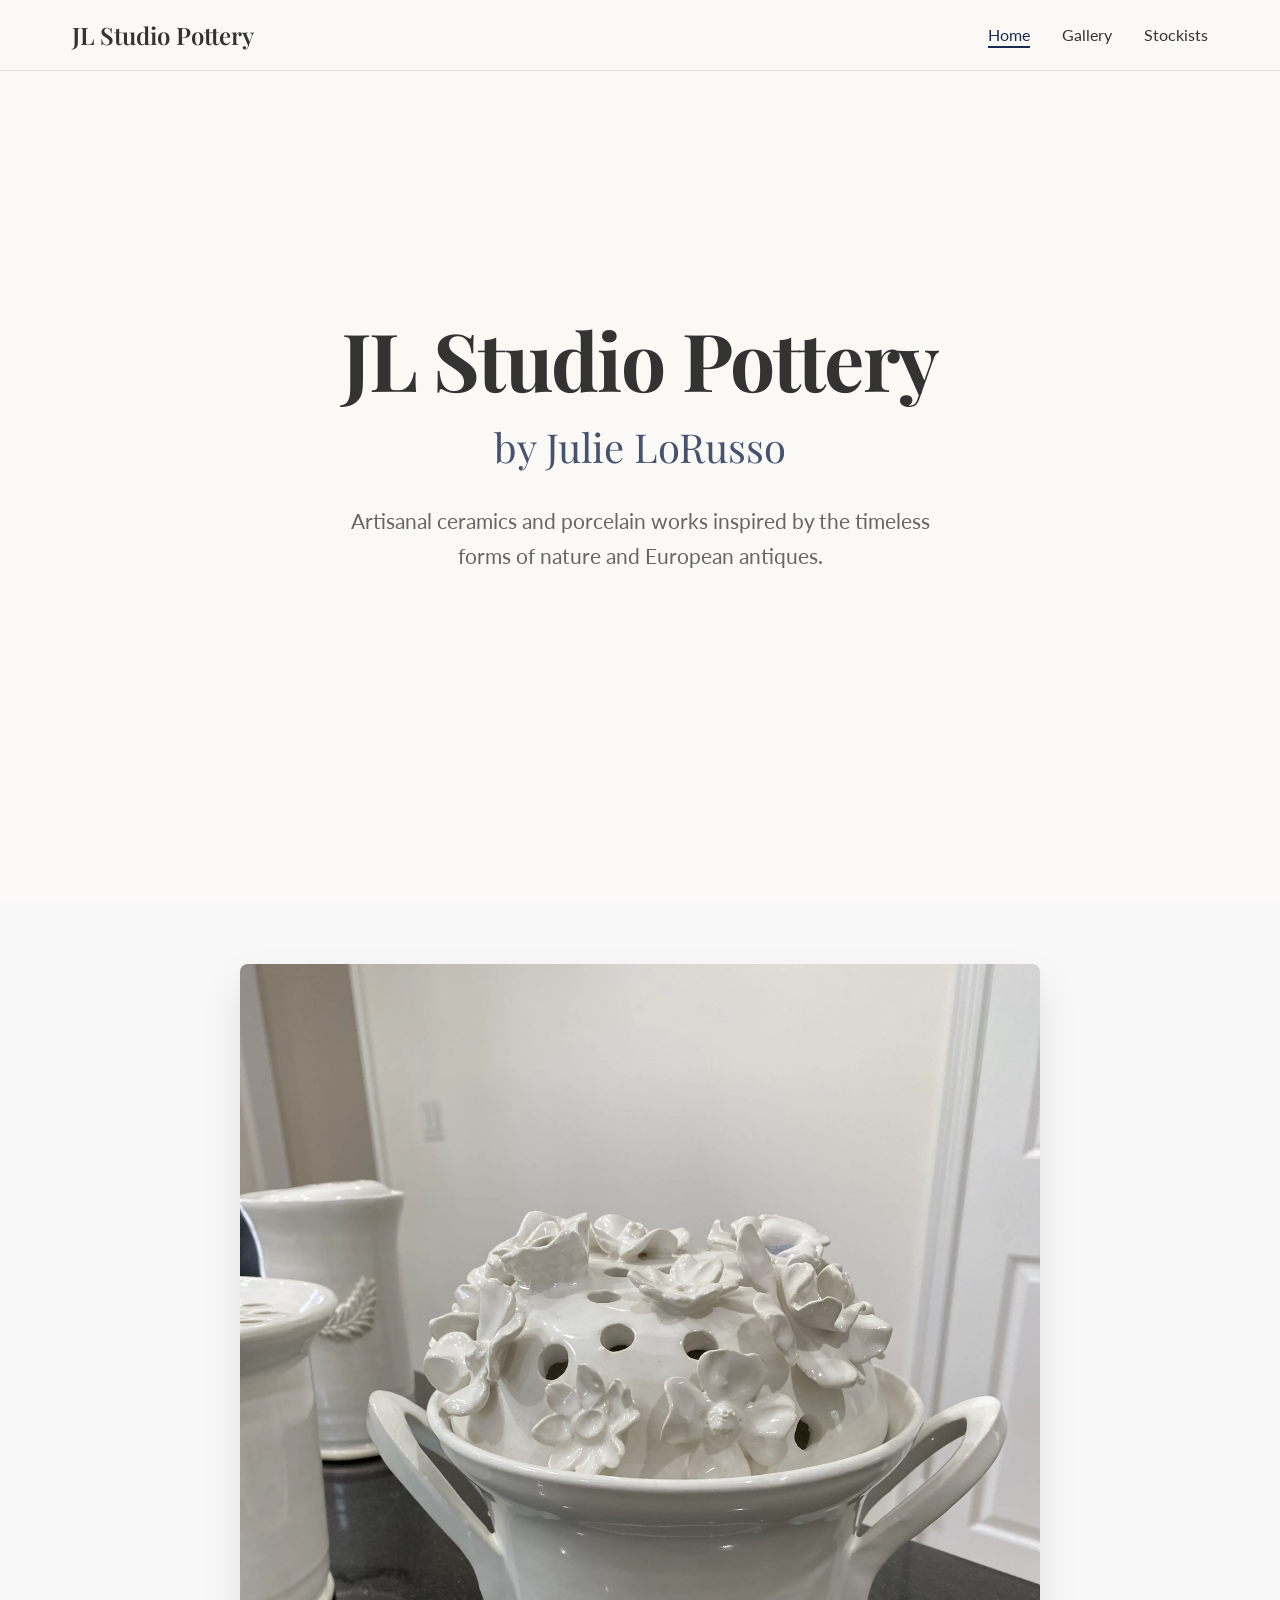
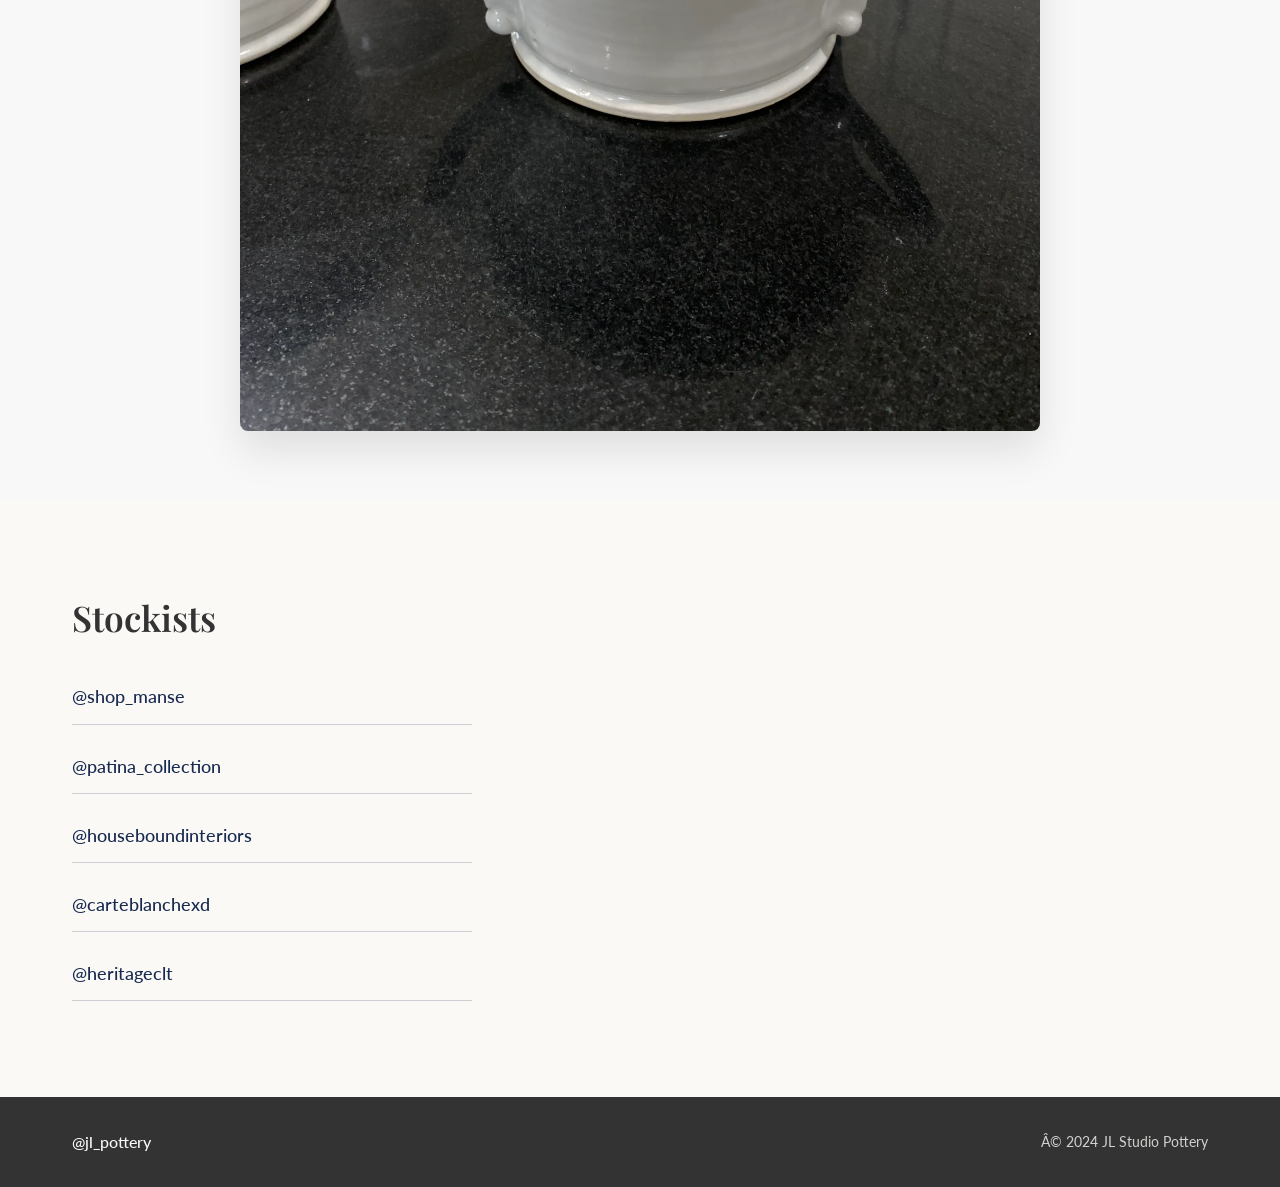
<file: index.html>
<!DOCTYPE html>
<html lang="en">
<head>
    <meta charset=\"UTF-8\">
    <meta name=\"viewport\" content=\"width=device-width, initial-scale=1.0\">
    <meta name=\"description\" content=\"JL Studio Pottery by Julie LoRusso creates artisanal ceramics and porcelain works inspired by nature and European antiques. Discover unique, handcrafted pottery pieces.\">
    <!-- Open Graph / Facebook -->
    <meta property=\"og:type\" content=\"website\">
    <meta property=\"og:url\" content=\"https://jlstudiopottery.com/\">
    <meta property=\"og:title\" content=\"JL Studio Pottery - Artisanal Ceramics by Julie LoRusso\">
    <meta property=\"og:description\" content=\"JL Studio Pottery by Julie LoRusso creates artisanal ceramics and porcelain works inspired by nature and European antiques. Discover unique, handcrafted pottery pieces.\">
    <meta property=\"og:image\" content=\"https://jlstudiopottery.com/assets/Logo.webp\">
    <!-- Twitter -->
    <meta property=\"twitter:card\" content=\"summary_large_image\">
    <meta property=\"twitter:url\" content=\"https://jlstudiopottery.com/\">
    <meta property=\"twitter:title\" content=\"JL Studio Pottery - Artisanal Ceramics by Julie LoRusso\">
    <meta property=\"twitter:description\" content=\"JL Studio Pottery by Julie LoRusso creates artisanal ceramics and porcelain works inspired by nature and European antiques. Discover unique, handcrafted pottery pieces.\">
    <meta property=\"twitter:image\" content=\"https://jlstudiopottery.com/assets/Logo.webp\">
    <title>JL Studio Pottery - Artisanal Ceramics by Julie LoRusso</title>
    
    <!-- Google Fonts -->
    <link rel="preconnect" href="https://fonts.googleapis.com">
    <link rel="preconnect" href="https://fonts.gstatic.com" crossorigin>
    <link href="https://fonts.googleapis.com/css2?family=Playfair+Display:wght@400;600;700&family=Lato:wght@300;400;700&display=swap" rel="stylesheet">
    
    <!-- Stylesheet -->
    <link rel="stylesheet" href="style.css">
</head>
<body>
    <!-- Global Navigation -->
    <nav class="global-nav">
        <div class="container">
            <div class="nav-content">
                <a href="index.html" class="nav-logo">JL Studio Pottery</a>
                <ul class="nav-links">
                    <li><a href="index.html" class="nav-link active">Home</a></li>
                    <li><a href="gallery.html" class="nav-link">Gallery</a></li>
                    <li><a href="#stockists" class="nav-link">Stockists</a></li>
                </ul>
            </div>
        </div>
    </nav>

    <!-- Main Content -->
    <main>
        <!-- Hero Section -->
        <section class="hero">
            <div class="container">
                <h1>JL Studio Pottery</h1>
                <h2>by Julie LoRusso</h2>
                <p class="hero-tagline">Artisanal ceramics and porcelain works inspired by the timeless forms of nature and European antiques.</p>
            </div>
        </section>

        <!-- Key Image Section -->
        <!-- Updated on 2025-08-17 to use local asset instead of placeholder image from Unsplash -->
        <section class="key-image-section">
            <div class="container">
                <div class="key-image-wrapper">
                    <img src="assets/Bough_Pot1.webp" 
                         alt="Bough Pot 1" 
                         class="key-image">
                </div>
            </div>
        </section>

        <!-- Stockists Section -->
        <section id="stockists" class="stockists">
            <div class="container">
                <h3>Stockists</h3>
                <div class="stockists-list">
                    <a href="https://www.instagram.com/shop_manse" target="_blank" rel="noopener" class="stockist-link">@shop_manse</a>
                    <a href="https://www.instagram.com/patina_collection" target="_blank" rel="noopener" class="stockist-link">@patina_collection</a>
                    <a href="https://www.instagram.com/houseboundinteriors" target="_blank" rel="noopener" class="stockist-link">@houseboundinteriors</a>
                    <a href="https://www.instagram.com/carteblanchexd" target="_blank" rel="noopener" class="stockist-link">@carteblanchexd</a>
                    <a href="https://www.instagram.com/heritageclt" target="_blank" rel="noopener" class="stockist-link">@heritageclt</a>
                </div>
            </div>
        </section>
    </main>

    <!-- Global Footer -->
    <footer class="global-footer">
        <div class="container">
            <div class="footer-content">
                <a href="https://www.instagram.com/jl_pottery/" target="_blank" rel="noopener" class="footer-link">@jl_pottery</a>
                <p class="footer-copyright">© 2024 JL Studio Pottery</p>
            </div>
        </div>
    </footer>

    <!-- JavaScript -->
    <script src="script.js"></script>
</body>
</html>
</file>
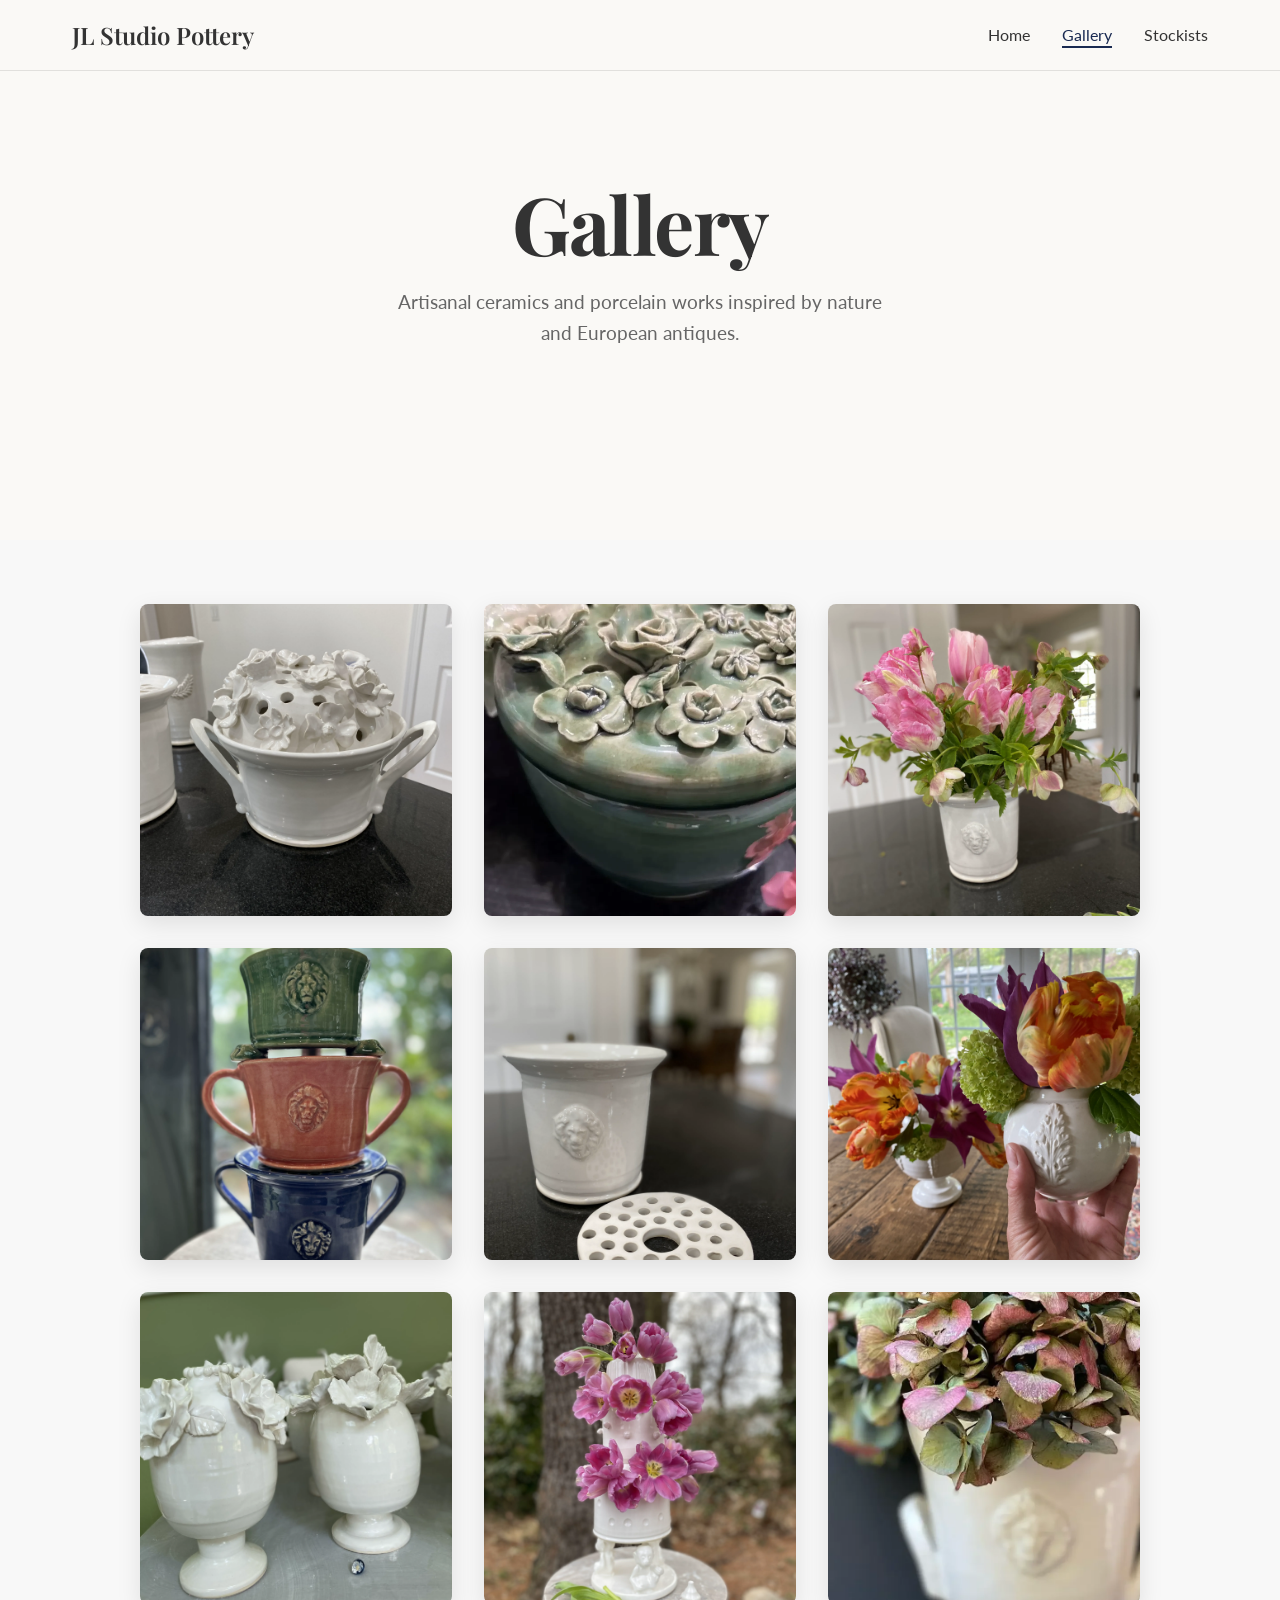
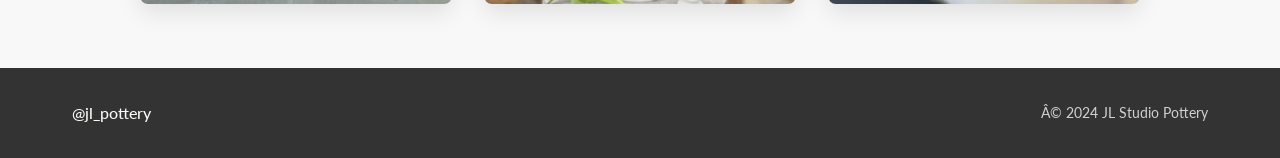
<file: gallery.html>
<!DOCTYPE html>
<html lang="en">
<head>
    <meta charset=\"UTF-8\">
    <meta name=\"viewport\" content=\"width=device-width, initial-scale=1.0\">
    <meta name=\"description\" content=\"Explore the gallery of JL Studio Pottery by Julie LoRusso. Discover unique artisanal ceramics and porcelain works inspired by nature and European antiques.\">
    <!-- Open Graph / Facebook -->
    <meta property=\"og:type\" content=\"website\">
    <meta property=\"og:url\" content=\"https://jlstudiopottery.com/gallery.html\">
    <meta property=\"og:title\" content=\"Gallery - JL Studio Pottery\">
    <meta property=\"og:description\" content=\"Explore the gallery of JL Studio Pottery by Julie LoRusso. Discover unique artisanal ceramics and porcelain works inspired by nature and European antiques.\">
    <meta property=\"og:image\" content=\"https://jlstudiopottery.com/assets/Bough_Pot1.webp\">
    <!-- Twitter -->
    <meta property=\"twitter:card\" content=\"summary_large_image\">
    <meta property=\"twitter:url\" content=\"https://jlstudiopottery.com/gallery.html\">
    <meta property=\"twitter:title\" content=\"Gallery - JL Studio Pottery\">
    <meta property=\"twitter:description\" content=\"Explore the gallery of JL Studio Pottery by Julie LoRusso. Discover unique artisanal ceramics and porcelain works inspired by nature and European antiques.\">
    <meta property=\"twitter:image\" content=\"https://jlstudiopottery.com/assets/Bough_Pot1.webp\">
    <title>Gallery - JL Studio Pottery</title>
    
    <!-- Google Fonts -->
    <link rel="preconnect" href="https://fonts.googleapis.com">
    <link rel="preconnect" href="https://fonts.gstatic.com" crossorigin>
    <link href="https://fonts.googleapis.com/css2?family=Playfair+Display:wght@400;600;700&family=Lato:wght@300;400;700&display=swap" rel="stylesheet">
    
    <!-- Stylesheet -->
    <link rel="stylesheet" href="style.css">
</head>
<body>
    <!-- Global Navigation -->
    <nav class="global-nav">
        <div class="container">
            <div class="nav-content">
                <a href="index.html" class="nav-logo">JL Studio Pottery</a>
                <ul class="nav-links">
                    <li><a href="index.html" class="nav-link">Home</a></li>
                    <li><a href="gallery.html" class="nav-link active">Gallery</a></li>
                    <li><a href="index.html#stockists" class="nav-link">Stockists</a></li>
                </ul>
            </div>
        </div>
    </nav>

    <!-- Gallery Header -->
    <section class="gallery-header">
        <div class="container">
            <h1>Gallery</h1>
            <p>Artisanal ceramics and porcelain works inspired by nature and European antiques.</p>
        </div>
    </section>

    <!-- Gallery Grid -->
    <!-- Updated on 2025-08-17 to use local assets instead of placeholder images from picsum.photos -->
    <main>
        <section class="gallery">
            <div class="container">
                <div class="gallery-grid">
                    <!-- Pottery and floral-themed images -->
                    <div class="gallery-item">
                        <img src="assets/Bough_Pot1.webp" 
                             alt="Bough Pot 1" 
                             class="gallery-image">
                    </div>
                    <div class="gallery-item">
                        <img src="assets/Bough_Pot2.webp" 
                             alt="Bough Pot 2" 
                             class="gallery-image">
                    </div>
                    <div class="gallery-item">
                        <img src="assets/Cache_Pot1.webp" 
                             alt="Cache Pot 1" 
                             class="gallery-image">
                    </div>
                    <div class="gallery-item">
                        <img src="assets/Cache_Pot2.webp" 
                             alt="Cache Pot 2" 
                             class="gallery-image">
                    </div>
                    <div class="gallery-item">
                        <img src="assets/Cache_Pot3.webp" 
                             alt="Cache Pot 3" 
                             class="gallery-image">
                    </div>
                    <div class="gallery-item">
                        <img src="assets/Vase1.webp" 
                             alt="Vase 1" 
                             class="gallery-image">
                    </div>
                    <div class="gallery-item">
                        <img src="assets/Vase2.webp" 
                             alt="Vase 2" 
                             class="gallery-image">
                    </div>
                    <div class="gallery-item">
                        <img src="assets/Vase3.webp" 
                             alt="Vase 3" 
                             class="gallery-image">
                    </div>
                    <div class="gallery-item">
                        <img src="assets/lion-urn.webp" 
                             alt="Lion Urn" 
                             class="gallery-image">
                    </div>
                </div>
            </div>
        </section>
    </main>

    <!-- Global Footer -->
    <footer class="global-footer">
        <div class="container">
            <div class="footer-content">
                <a href="https://www.instagram.com/jl_pottery/" target="_blank" rel="noopener" class="footer-link">@jl_pottery</a>
                <p class="footer-copyright">© 2024 JL Studio Pottery</p>
            </div>
        </div>
    </footer>

    <!-- JavaScript -->
    <script src="script.js"></script>
</body>
</html>
</file>
<file: style.css>
/* ===== RESET & BASE STYLES ===== */
* {
    margin: 0;
    padding: 0;
    box-sizing: border-box;
}

html {
    scroll-behavior: smooth;
}

body {
    font-family: 'Lato', sans-serif;
    font-weight: 400;
    line-height: 1.6;
    color: #333333;
    background-color: #FAF9F6;
    -webkit-font-smoothing: antialiased;
    -moz-osx-font-smoothing: grayscale;
}

/* ===== TYPOGRAPHY ===== */
h1, h2, h3, h4 {
    font-family: 'Playfair Display', serif;
    font-weight: 600;
    line-height: 1.2;
    margin-bottom: 1rem;
}

h1 {
    font-size: clamp(3rem, 8vw, 5rem);
    font-weight: 700;
    letter-spacing: -0.02em;
}

h2 {
    font-size: clamp(1.5rem, 4vw, 2.5rem);
    font-weight: 400;
    color: #192A51;
}

h3 {
    font-size: clamp(1.8rem, 4vw, 2.2rem);
    margin-bottom: 2rem;
}

h4 {
    font-size: 1.3rem;
    margin-bottom: 0.5rem;
    color: #192A51;
}

p {
    font-size: 1.1rem;
    margin-bottom: 1.5rem;
    max-width: 65ch;
}

/* ===== LAYOUT & CONTAINERS ===== */
.container {
    max-width: 1200px;
    margin: 0 auto;
    padding: 0 2rem;
}

section {
    padding: 6rem 0;
}

/* ===== GLOBAL NAVIGATION ===== */
.global-nav {
    position: fixed;
    top: 0;
    left: 0;
    right: 0;
    background-color: rgba(250, 249, 246, 0.95);
    backdrop-filter: blur(10px);
    border-bottom: 1px solid rgba(0, 0, 0, 0.1);
    z-index: 1000;
    padding: 1rem 0;
}

.nav-content {
    display: flex;
    justify-content: space-between;
    align-items: center;
}

.nav-logo {
    font-family: 'Playfair Display', serif;
    font-size: 1.5rem;
    font-weight: 600;
    color: #333333;
    text-decoration: none;
    transition: color 0.3s ease;
}

.nav-logo:hover {
    color: #192A51;
}

.nav-links {
    display: flex;
    list-style: none;
    gap: 2rem;
}

.nav-link {
    color: #333333;
    text-decoration: none;
    font-weight: 400;
    transition: color 0.3s ease;
    position: relative;
}

.nav-link:hover,
.nav-link.active {
    color: #192A51;
}

.nav-link.active::after {
    content: '';
    position: absolute;
    bottom: -4px;
    left: 0;
    right: 0;
    height: 2px;
    background-color: #192A51;
}

/* ===== HERO SECTION ===== */
.hero {
    min-height: 100vh;
    display: flex;
    align-items: center;
    justify-content: center;
    text-align: center;
    background-color: #FAF9F6;
    padding-top: 80px; /* Account for fixed nav */
}

.hero h1 {
    margin-bottom: 1rem;
}

.hero h2 {
    font-weight: 300;
    opacity: 0.8;
    margin-bottom: 2rem;
}

.hero-tagline {
    font-size: 1.3rem;
    line-height: 1.7;
    max-width: 600px;
    margin: 0 auto;
    color: #666666;
}

/* ===== KEY IMAGE SECTION ===== */
.key-image-section {
    padding: 4rem 0;
    background-color: #F8F8F8;
}

.key-image-wrapper {
    max-width: 800px;
    margin: 0 auto;
    text-align: center;
}

.key-image {
    width: 100%;
    height: auto;
    border-radius: 8px;
    box-shadow: 0 20px 40px rgba(0, 0, 0, 0.1);
    transition: transform 0.3s ease;
}

.key-image:hover {
    transform: scale(1.02);
}

/* ===== STOCKISTS SECTION ===== */
.stockists {
    background-color: #FAF9F6;
}

.stockists-list {
    display: flex;
    flex-direction: column;
    gap: 1rem;
    max-width: 400px;
}

.stockist-link {
    color: #192A51;
    text-decoration: none;
    font-weight: 500;
    font-size: 1.1rem;
    padding: 0.75rem 0;
    border-bottom: 1px solid rgba(25, 42, 81, 0.2);
    transition: all 0.3s ease;
    display: inline-block;
}

.stockist-link:hover {
    color: #333333;
    border-bottom-color: #192A51;
    transform: translateX(8px);
}

/* ===== GALLERY HEADER ===== */
.gallery-header {
    min-height: 60vh;
    display: flex;
    align-items: center;
    justify-content: center;
    text-align: center;
    background-color: #FAF9F6;
    padding-top: 80px; /* Account for fixed nav */
}

.gallery-header h1 {
    margin-bottom: 1rem;
}

.gallery-header p {
    font-size: 1.2rem;
    color: #666666;
    max-width: 500px;
    margin: 0 auto;
}

/* ===== GALLERY GRID ===== */
.gallery {
    padding: 4rem 0;
    background-color: #F8F8F8;
}

.gallery-grid {
    display: grid;
    grid-template-columns: repeat(3, 1fr);
    gap: 2rem;
    max-width: 1000px;
    margin: 0 auto;
}

.gallery-item {
    aspect-ratio: 1;
    overflow: hidden;
    border-radius: 8px;
    box-shadow: 0 8px 25px rgba(0, 0, 0, 0.1);
    transition: transform 0.3s ease, box-shadow 0.3s ease;
}

.gallery-item:hover {
    transform: translateY(-4px);
    box-shadow: 0 12px 35px rgba(0, 0, 0, 0.15);
}

.gallery-image {
    width: 100%;
    height: 100%;
    object-fit: cover;
    transition: transform 0.3s ease;
}

.gallery-item:hover .gallery-image {
    transform: scale(1.05);
}

/* ===== GLOBAL FOOTER ===== */
.global-footer {
    background-color: #333333;
    color: #FAF9F6;
    padding: 2rem 0;
}

.footer-content {
    display: flex;
    justify-content: space-between;
    align-items: center;
    flex-wrap: wrap;
    gap: 1rem;
}

.footer-link {
    color: #FAF9F6;
    text-decoration: none;
    font-weight: 500;
    transition: color 0.3s ease;
}

.footer-link:hover {
    color: #B89F5D;
}

.footer-copyright {
    margin-bottom: 0;
    font-size: 0.9rem;
    opacity: 0.8;
}

/* ===== RESPONSIVE DESIGN ===== */
@media (max-width: 768px) {
    .container {
        padding: 0 1.5rem;
    }
    
    section {
        padding: 4rem 0;
    }
    
    .hero {
        min-height: 80vh;
        padding: 2rem 0;
    }
    
    .nav-content {
        flex-direction: column;
        gap: 1rem;
    }
    
    .nav-links {
        gap: 1.5rem;
    }
    
    .gallery-grid {
        grid-template-columns: repeat(2, 1fr);
        gap: 1.5rem;
    }
    
    .footer-content {
        flex-direction: column;
        text-align: center;
    }
    
    .stockists-list {
        max-width: 100%;
    }
}

@media (max-width: 480px) {
    .container {
        padding: 0 1rem;
    }
    
    section {
        padding: 3rem 0;
    }
    
    .hero {
        min-height: 70vh;
    }
    
    .gallery-grid {
        grid-template-columns: 1fr;
        gap: 1rem;
    }
    
    .nav-links {
        gap: 1rem;
    }
    
    .nav-link {
        font-size: 0.9rem;
    }
}

/* ===== ANIMATIONS ===== */
@keyframes fadeInUp {
    from {
        opacity: 0;
        transform: translateY(30px);
    }
    to {
        opacity: 1;
        transform: translateY(0);
    }
}

.fade-in {
    animation: fadeInUp 0.8s ease-out;
}

/* ===== ACCESSIBILITY ===== */
@media (prefers-reduced-motion: reduce) {
    * {
        animation-duration: 0.01ms !important;
        animation-iteration-count: 1 !important;
        transition-duration: 0.01ms !important;
    }
    
    html {
        scroll-behavior: auto;
    }
}

/* ===== FOCUS STATES ===== */
.nav-link:focus,
.stockist-link:focus,
.footer-link:focus {
    outline: 2px solid #192A51;
    outline-offset: 2px;
}

/* ===== LOADING STATES ===== */
.gallery-image {
    opacity: 1;
    transition: opacity 0.3s ease;
}

.gallery-image.loaded {
    opacity: 1;
}
</file>
